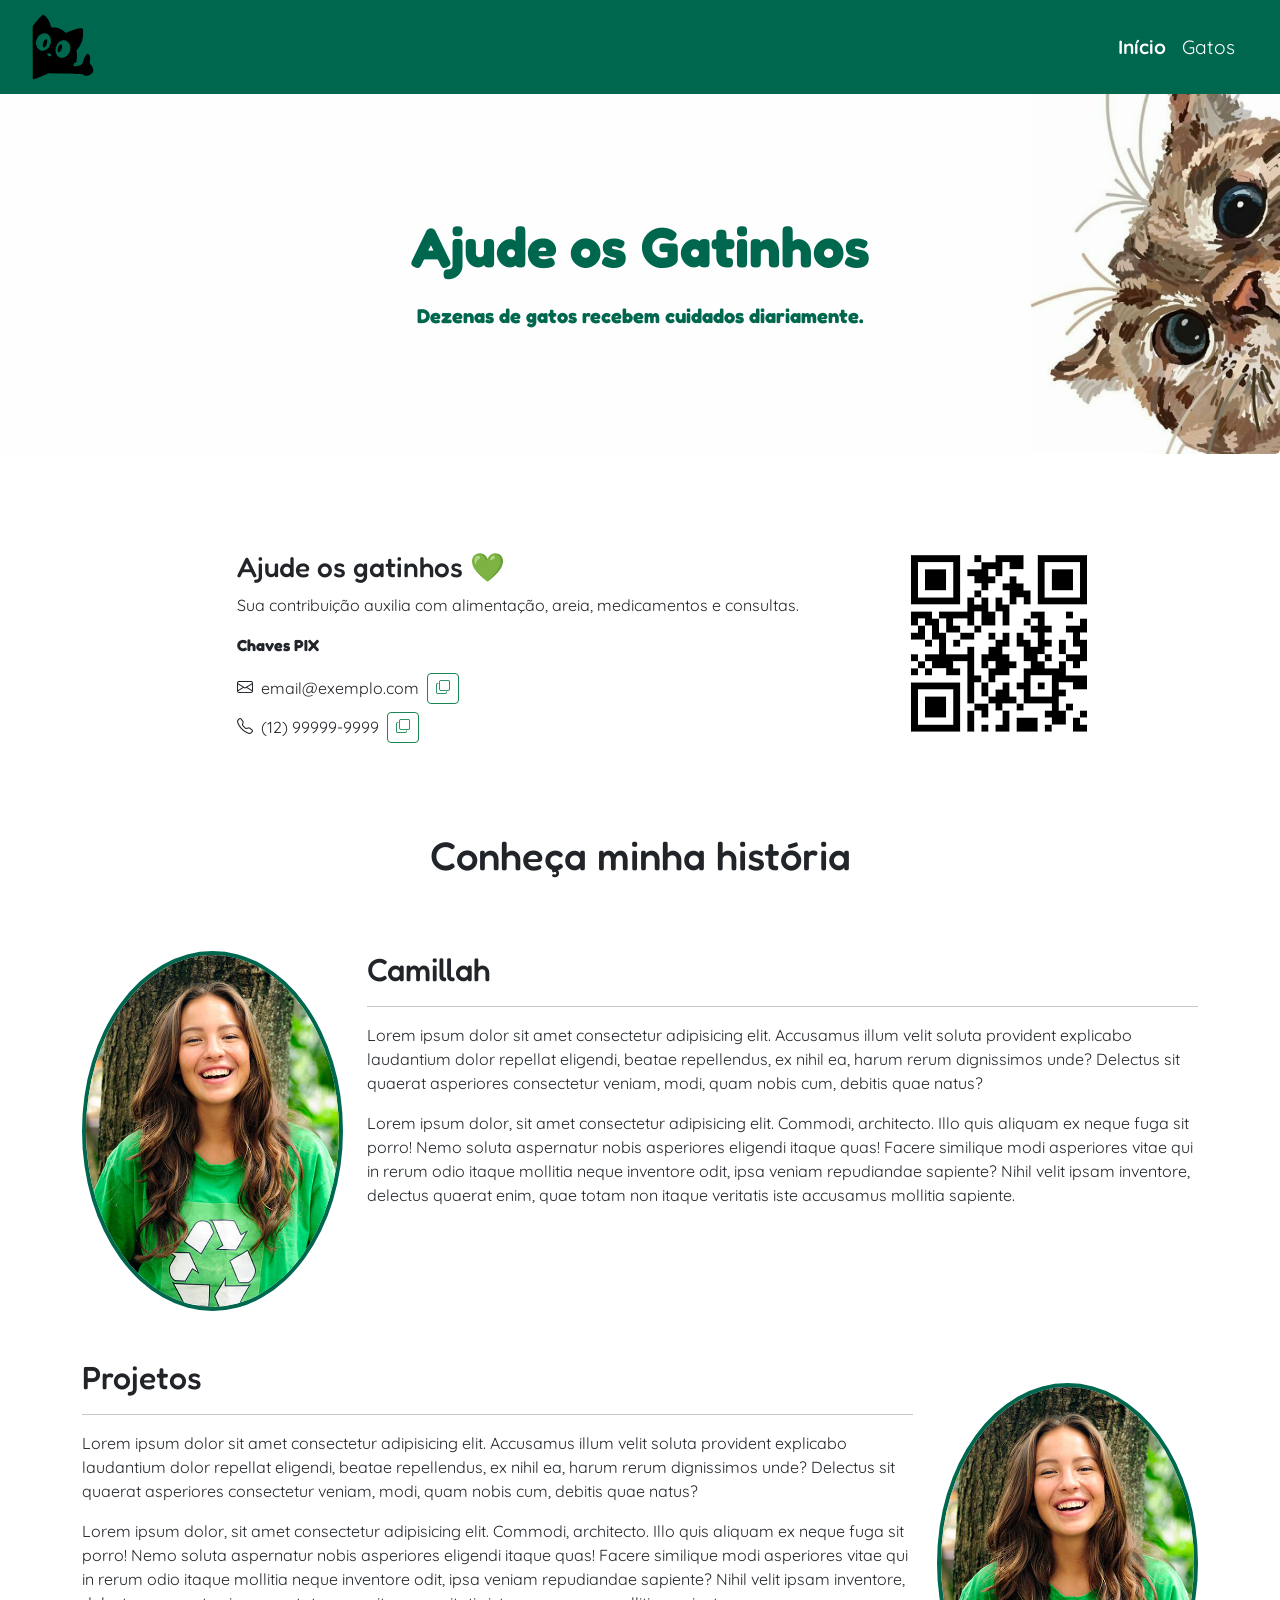
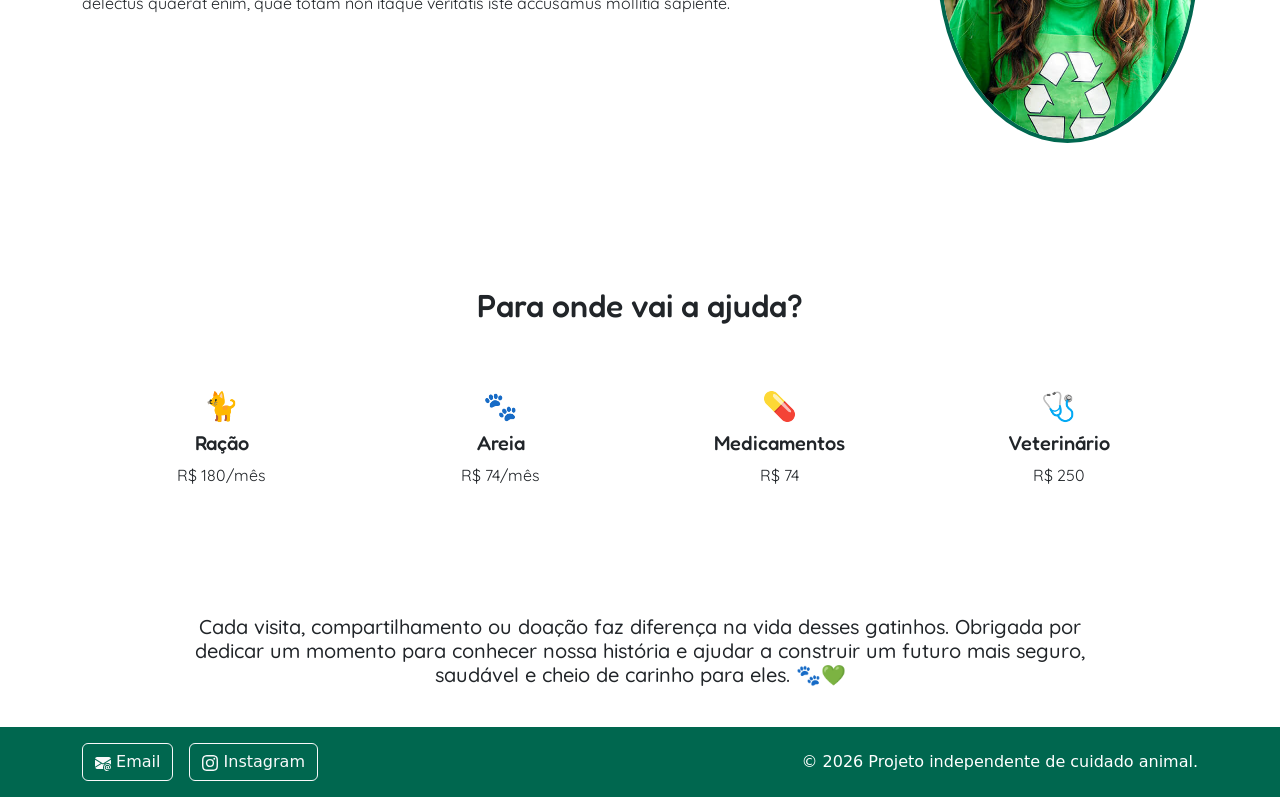
<file: index.html>
<!DOCTYPE html>
<html lang="en">
<head>
    <meta charset="UTF-8">
    <meta name="viewport" content="width=device-width, initial-scale=1.0">
    <meta name="color-scheme" content="only light">
    <link href="https://cdn.jsdelivr.net/npm/bootstrap@5.3.8/dist/css/bootstrap.min.css" rel="stylesheet" integrity="sha384-sRIl4kxILFvY47J16cr9ZwB07vP4J8+LH7qKQnuqkuIAvNWLzeN8tE5YBujZqJLB" crossorigin="anonymous">
    <link href="https://fonts.googleapis.com/css2?family=Fredoka:wght@300;400;500;600;700&family=Quicksand:wght@300;400;500;600;700&display=swap" rel="stylesheet">
    <link rel="stylesheet" href="https://cdn.jsdelivr.net/npm/bootstrap-icons@1.11.3/font/bootstrap-icons.min.css">
    <link rel="stylesheet" href="css/style.css">
    <title>Início</title>
</head>
<body>

<nav class="navbar navbar-expand-lg minha-navbar">
  <div class="container-fluid">

    <a class="navbar-brand" href="index.html">
      <img class="menu-logo" src="img/logo.svg" alt="Logo">
    </a>

    <button
      class="navbar-toggler"
      type="button"
      data-bs-toggle="collapse"
      data-bs-target="#navbarSupportedContent"
      aria-controls="navbarSupportedContent"
      aria-expanded="false"
      aria-label="Abrir menu"
    >
      <span class="navbar-toggler-icon"></span>
    </button>

    <div class=" home collapse navbar-collapse" id="navbarSupportedContent">
      <ul class="navbar-nav ms-auto">

        <li class="nav-item">
          <a class=" text-navbar nav-link active" href="index.html">Início</a>
        </li>

        <li class="nav-item">
          <a class=" text-navbar nav-link" href="gatos.html">Gatos</a>
        </li>

      </ul>
    </div>

  </div>
</nav>

<header>
    <div class="card text-white border-0">

        <img 
            src="img/heather.jpg"
            alt="Banner"
            class="card-img">

        <div class="text-heather card-img-overlay d-flex flex-column justify-content-center align-items-center text-center">

            <h1 class=" text-header fw-bold display-4">
                Ajude os Gatinhos
            </h1>

            <h2 class="text-header lead fw-bold mt-3">
                Dezenas de gatos recebem cuidados diariamente.
            </h2>

        </div>

    </div>
</header>

<main>

    <div class="container">
      <div class="row">

        <div class="row my-5 align-items-center d-flex justify-content-center">

      <!-- ESQUERDA -->
      <div class="pix col-md-8">

          <h3 class="title-main">Ajude os gatinhos 💚</h3>

          <p class="text-main">
              Sua contribuição auxilia com alimentação,
              areia, medicamentos e consultas.
          </p>

          <p class="title-main"><strong>Chaves PIX</strong></p>

          <div class="d-flex align-items-center gap-2 mb-2">
              <i class="bi bi-envelope"></i>

              <span class="text-main"id="pix-email">
                  email@exemplo.com
              </span>

              <button class="btn btn-sm btn-outline-success"
                      onclick="copiarTexto('pix-email', 'msg-email')">
                  <i class="bi bi-copy"></i>
              </button>

              <span id="msg-email"></span>
          </div>

          <div class="d-flex align-items-center gap-2">
              <i class="bi bi-telephone"></i>

              <span class="text-main" id="pix-tel">
                  (12) 99999-9999
              </span>

              <button class="btn btn-sm btn-outline-success"
                      onclick="copiarTexto('pix-tel', 'msg-tel')">
                  <i class="bi bi-copy"></i>
              </button>

              <span id="msg-tel"></span>
          </div>

      </div>

      <!-- DIREITA -->
      <div class=" qrcode col-md-4 d-flex justify-content-center mt-4 mt-md-0">
          <img src="img/qr code.png"
              alt="QR Code"
              class="img-qrcode img-fluid"
              style="max-width:300px;">
      </div>

  </div>


</div>

      
        <div class="text-center mt-4 mb-4">
          <h1 class="title-main">Conheça minha história</h1>
        </div>

        <div class="row my-5">

        <div class="col-md-3">
        <div class="card my-4">
          <img src="img/pessoa.jpeg" class="card-img-top rounded-circle" alt="foto-camila">
        </div>
      </div>

      <div class="col-md-9 my-4">
        <h2 class="title-main">Camillah</h2>
        <hr>
        <p class="text-main">Lorem ipsum dolor sit amet consectetur adipisicing elit. Accusamus illum velit soluta provident explicabo laudantium dolor repellat eligendi, beatae repellendus, ex nihil ea, harum rerum dignissimos unde? Delectus sit quaerat asperiores consectetur veniam, modi, quam nobis cum, debitis quae natus?</p>

        <p class="text-main">Lorem ipsum dolor, sit amet consectetur adipisicing elit. Commodi, architecto. Illo quis aliquam ex neque fuga sit porro! Nemo soluta aspernatur nobis asperiores eligendi itaque quas! Facere similique modi asperiores vitae qui in rerum odio itaque mollitia neque inventore odit, ipsa veniam repudiandae sapiente? Nihil velit ipsam inventore, delectus quaerat enim, quae totam non itaque veritatis iste accusamus mollitia sapiente.</p>
      </div>


      <div class="col-md-9 my-4">
        <h2 class="title-main">Projetos</h2>
        <hr>
        <p class="text-main">Lorem ipsum dolor sit amet consectetur adipisicing elit. Accusamus illum velit soluta provident explicabo laudantium dolor repellat eligendi, beatae repellendus, ex nihil ea, harum rerum dignissimos unde? Delectus sit quaerat asperiores consectetur veniam, modi, quam nobis cum, debitis quae natus?</p>

        <p class="text-main">Lorem ipsum dolor, sit amet consectetur adipisicing elit. Commodi, architecto. Illo quis aliquam ex neque fuga sit porro! Nemo soluta aspernatur nobis asperiores eligendi itaque quas! Facere similique modi asperiores vitae qui in rerum odio itaque mollitia neque inventore odit, ipsa veniam repudiandae sapiente? Nihil velit ipsam inventore, delectus quaerat enim, quae totam non itaque veritatis iste accusamus mollitia sapiente.</p>
      </div>

      <div class="col-md-3 my-4">
        <div class="card my-4">
          <img src="img/pessoa.jpeg" class="card-img-top rounded-circle" alt="foto-trabalho">
        </div>
      </div>
      </div>

      <div class="row my-5">

        <section class="py-5">
    <div class="container">

        <h2 class=" title-main text-center mb-5">Para onde vai a ajuda?</h2>

        <div class="row g-4">

            <div class="col-12 col-md-6 col-lg-3">
                <div class="card text-center h-100">
                    <div class="card-body">
                        <h3>🐈</h3>
                        <h5 class="title-main">Ração</h5>
                        <p class="text-main">R$ 180/mês</p>
                    </div>
                </div>
            </div>

            <div class="col-12 col-md-6 col-lg-3">
                <div class="card text-center h-100">
                    <div class="card-body">
                        <h3>🐾</h3>
                        <h5 class="title-main">Areia</h5>
                        <p class="text-main">R$ 74/mês</p>
                    </div>
                </div>
            </div>

            <div class="col-12 col-md-6 col-lg-3">
                <div class="card text-center h-100">
                    <div class="card-body">
                        <h3>💊</h3>
                        <h5 class="title-main">Medicamentos</h5>
                        <p class="text-main">R$ 74</p>
                    </div>
                </div>
            </div>

            <div class="col-12 col-md-6 col-lg-3">
                <div class="card text-center h-100">
                    <div class="card-body">
                        <h3>🩺</h3>
                        <h5 class="title-main">Veterinário</h5>
                        <p class="text-main">R$ 250</p>
                    </div>
                </div>
            </div>

        </div>

    </div>
</section>
      </div>
       
      <h5 class="agradecimento text-center text-main">Cada visita, compartilhamento ou doação faz diferença na vida desses gatinhos. Obrigada por dedicar um momento para conhecer nossa história e ajudar a construir um futuro mais seguro, saudável e cheio de carinho para eles. 🐾💚</h5>

      </div>

</main>

<footer class="py-3">
    <div class="container">
        <div class="d-flex flex-column flex-md-row justify-content-between align-items-center gap-3">
            <div class="d-flex flex-column flex-sm-row gap-3">
                <a href="mailto:contato@email.com" class="btn btn-outline-light" class="footer-text mb-0">
                    <svg xmlns="http://www.w3.org/2000/svg" width="16" height="16" fill="currentColor" class="bi bi-envelope-at-fill" viewBox="0 0 16 16">
  <path d="M2 2A2 2 0 0 0 .05 3.555L8 8.414l7.95-4.859A2 2 0 0 0 14 2zm-2 9.8V4.698l5.803 3.546zm6.761-2.97-6.57 4.026A2 2 0 0 0 2 14h6.256A4.5 4.5 0 0 1 8 12.5a4.49 4.49 0 0 1 1.606-3.446l-.367-.225L8 9.586zM16 9.671V4.697l-5.803 3.546.338.208A4.5 4.5 0 0 1 12.5 8c1.414 0 2.675.652 3.5 1.671"/>
  <path d="M15.834 12.244c0 1.168-.577 2.025-1.587 2.025-.503 0-1.002-.228-1.12-.648h-.043c-.118.416-.543.643-1.015.643-.77 0-1.259-.542-1.259-1.434v-.529c0-.844.481-1.4 1.26-1.4.585 0 .87.333.953.63h.03v-.568h.905v2.19c0 .272.18.42.411.42.315 0 .639-.415.639-1.39v-.118c0-1.277-.95-2.326-2.484-2.326h-.04c-1.582 0-2.64 1.067-2.64 2.724v.157c0 1.867 1.237 2.654 2.57 2.654h.045c.507 0 .935-.07 1.18-.18v.731c-.219.1-.643.175-1.237.175h-.044C10.438 16 9 14.82 9 12.646v-.214C9 10.36 10.421 9 12.485 9h.035c2.12 0 3.314 1.43 3.314 3.034zm-4.04.21v.227c0 .586.227.8.581.8.31 0 .564-.17.564-.743v-.367c0-.516-.275-.708-.572-.708-.346 0-.573.245-.573.791"/>
</svg>
                    Email
                </a>

                <a href="https://instagram.com/perfil" target="_blank" class="btn btn-outline-light" class="footer-text mb-0">
                    <svg xmlns="http://www.w3.org/2000/svg" width="16" height="16" fill="currentColor" class="bi bi-instagram" viewBox="0 0 16 16">
  <path d="M8 0C5.829 0 5.556.01 4.703.048 3.85.088 3.269.222 2.76.42a3.9 3.9 0 0 0-1.417.923A3.9 3.9 0 0 0 .42 2.76C.222 3.268.087 3.85.048 4.7.01 5.555 0 5.827 0 8.001c0 2.172.01 2.444.048 3.297.04.852.174 1.433.372 1.942.205.526.478.972.923 1.417.444.445.89.719 1.416.923.51.198 1.09.333 1.942.372C5.555 15.99 5.827 16 8 16s2.444-.01 3.298-.048c.851-.04 1.434-.174 1.943-.372a3.9 3.9 0 0 0 1.416-.923c.445-.445.718-.891.923-1.417.197-.509.332-1.09.372-1.942C15.99 10.445 16 10.173 16 8s-.01-2.445-.048-3.299c-.04-.851-.175-1.433-.372-1.941a3.9 3.9 0 0 0-.923-1.417A3.9 3.9 0 0 0 13.24.42c-.51-.198-1.092-.333-1.943-.372C10.443.01 10.172 0 7.998 0zm-.717 1.442h.718c2.136 0 2.389.007 3.232.046.78.035 1.204.166 1.486.275.373.145.64.319.92.599s.453.546.598.92c.11.281.24.705.275 1.485.039.843.047 1.096.047 3.231s-.008 2.389-.047 3.232c-.035.78-.166 1.203-.275 1.485a2.5 2.5 0 0 1-.599.919c-.28.28-.546.453-.92.598-.28.11-.704.24-1.485.276-.843.038-1.096.047-3.232.047s-2.39-.009-3.233-.047c-.78-.036-1.203-.166-1.485-.276a2.5 2.5 0 0 1-.92-.598 2.5 2.5 0 0 1-.6-.92c-.109-.281-.24-.705-.275-1.485-.038-.843-.046-1.096-.046-3.233s.008-2.388.046-3.231c.036-.78.166-1.204.276-1.486.145-.373.319-.64.599-.92s.546-.453.92-.598c.282-.11.705-.24 1.485-.276.738-.034 1.024-.044 2.515-.045zm4.988 1.328a.96.96 0 1 0 0 1.92.96.96 0 0 0 0-1.92m-4.27 1.122a4.109 4.109 0 1 0 0 8.217 4.109 4.109 0 0 0 0-8.217m0 1.441a2.667 2.667 0 1 1 0 5.334 2.667 2.667 0 0 1 0-5.334"/>
</svg>
                    Instagram
                </a>
            </div>

            <p class="footer-text mb-0">
                © 2026 Projeto independente de cuidado animal.
            </p>

        </div>
    </div>
</footer>


<script>
function copiarTexto(idTexto, idMsg) {
    const texto = document.getElementById(idTexto).innerText;

    navigator.clipboard.writeText(texto).then(() => {
        document.getElementById(idMsg).innerText = "Copiado!";
        setTimeout(() => {
            document.getElementById(idMsg).innerText = "";
        }, 1500);
    });
}
</script>

    <script src="https://cdn.jsdelivr.net/npm/bootstrap@5.3.8/dist/js/bootstrap.bundle.min.js" integrity="sha384-FKyoEForCGlyvwx9Hj09JcYn3nv7wiPVlz7YYwJrWVcXK/BmnVDxM+D2scQbITxI" crossorigin="anonymous"></script>
</body>
</html>
</file>
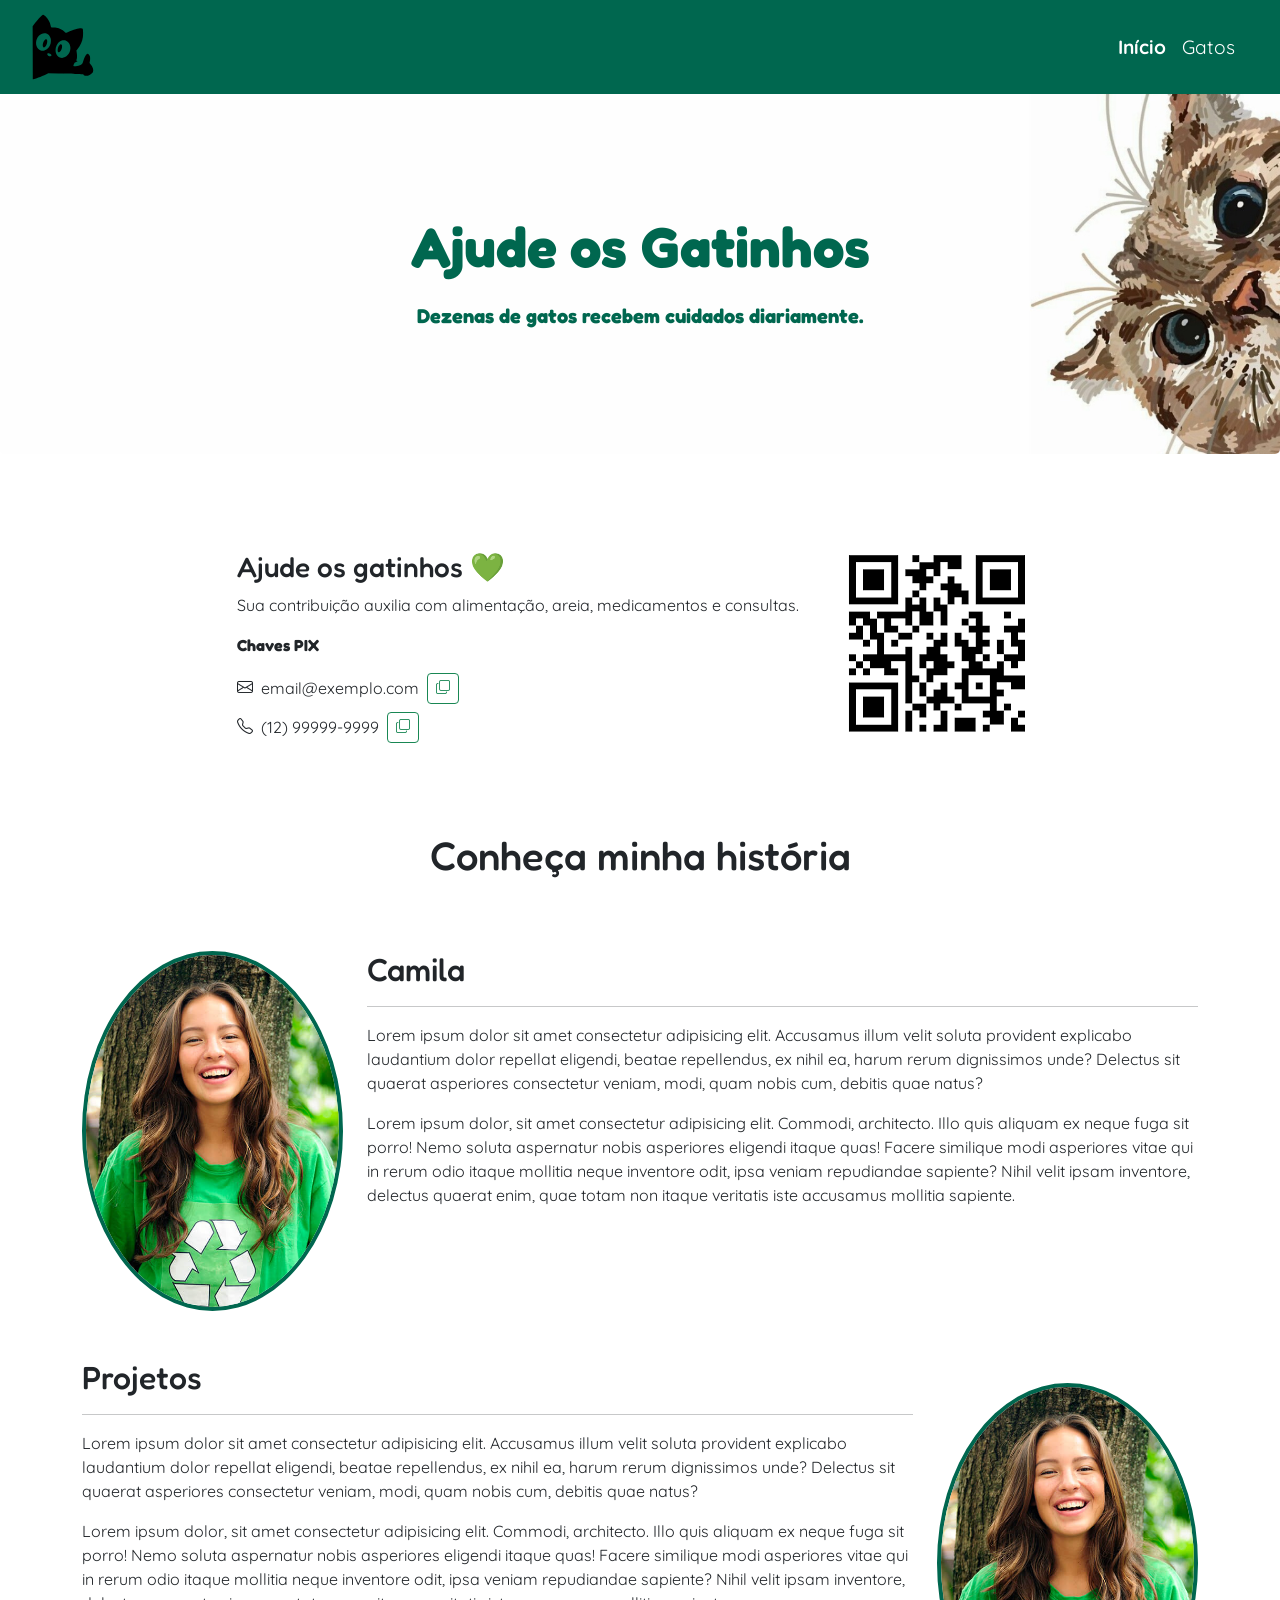
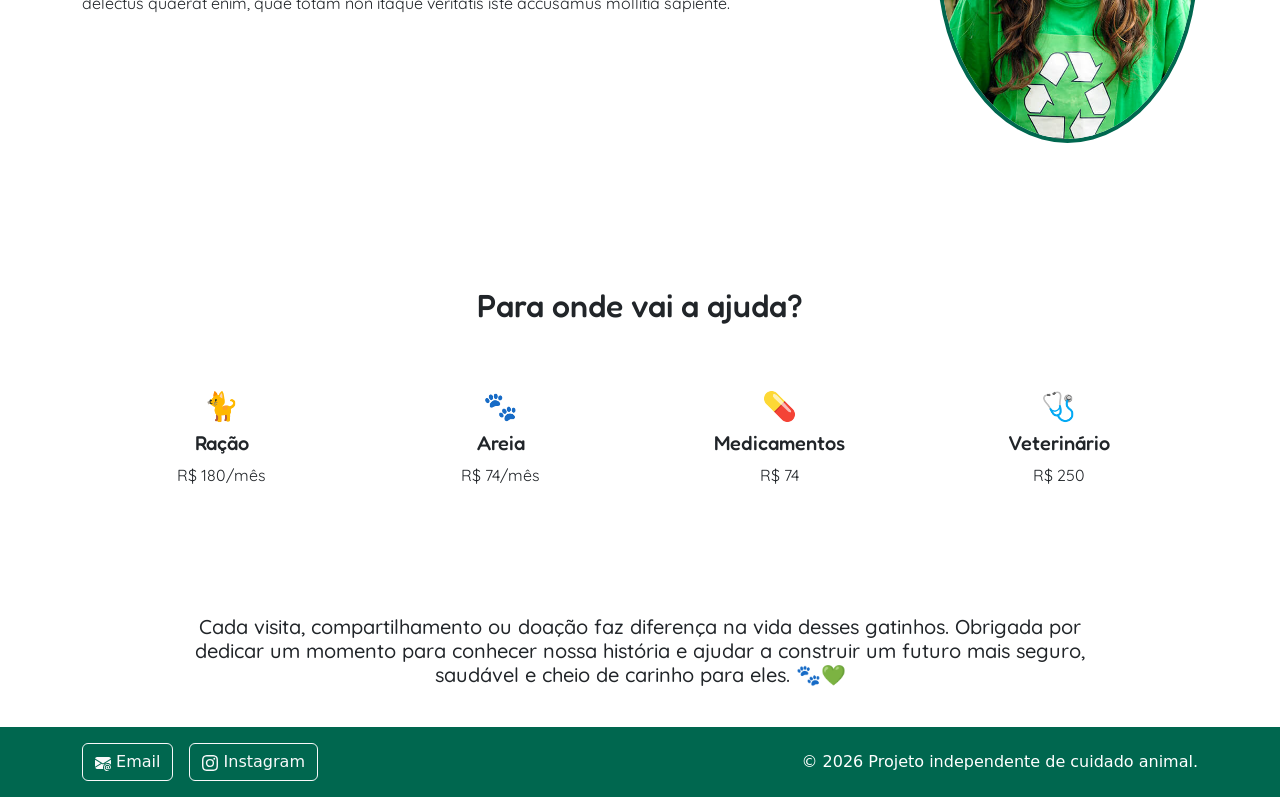
<file: html/index.html>
<!DOCTYPE html>
<html lang="en">
<head>
    <meta charset="UTF-8">
    <meta name="viewport" content="width=device-width, initial-scale=1.0">
    <link href="https://cdn.jsdelivr.net/npm/bootstrap@5.3.8/dist/css/bootstrap.min.css" rel="stylesheet" integrity="sha384-sRIl4kxILFvY47J16cr9ZwB07vP4J8+LH7qKQnuqkuIAvNWLzeN8tE5YBujZqJLB" crossorigin="anonymous">
    <link href="https://fonts.googleapis.com/css2?family=Fredoka:wght@300;400;500;600;700&family=Quicksand:wght@300;400;500;600;700&display=swap" rel="stylesheet">
    <link rel="stylesheet" href="https://cdn.jsdelivr.net/npm/bootstrap-icons@1.11.3/font/bootstrap-icons.min.css">
    <link rel="stylesheet" href="../css/style.css">
    <title>Início</title>
</head>
<body>

<nav class="navbar navbar-expand-lg minha-navbar">
  <div class="container-fluid">

    <a class="navbar-brand" href="../html/index.html">
      <img class="menu-logo" src="../img/logo.svg" alt="Logo">
    </a>

    <button
      class="navbar-toggler"
      type="button"
      data-bs-toggle="collapse"
      data-bs-target="#navbarSupportedContent"
      aria-controls="navbarSupportedContent"
      aria-expanded="false"
      aria-label="Abrir menu"
    >
      <span class="navbar-toggler-icon"></span>
    </button>

    <div class=" home collapse navbar-collapse" id="navbarSupportedContent">
      <ul class="navbar-nav ms-auto">

        <li class="nav-item">
          <a class=" text-navbar nav-link active" href="../html/index.html">Início</a>
        </li>

        <li class="nav-item">
          <a class=" text-navbar nav-link" href="../html/gatos.html">Gatos</a>
        </li>

      </ul>
    </div>

  </div>
</nav>

<header>
    <div class="card text-white border-0">

        <img 
            src="../img/heather.jpg"
            alt="Banner"
            class="card-img">

        <div class="text-heather card-img-overlay d-flex flex-column justify-content-center align-items-center text-center">

            <h1 class=" text-header fw-bold display-4">
                Ajude os Gatinhos
            </h1>

            <h2 class="text-header lead fw-bold mt-3">
                Dezenas de gatos recebem cuidados diariamente.
            </h2>

        </div>

    </div>
</header>

<main>

    <div class="container">
      <div class="row">

        <div class="row my-5 align-items-center d-flex justify-content-center">

      <!-- ESQUERDA -->
      <div class="pix col-md-8">

          <h3 class="title-main">Ajude os gatinhos 💚</h3>

          <p class="text-main">
              Sua contribuição auxilia com alimentação,
              areia, medicamentos e consultas.
          </p>

          <p class="title-main"><strong>Chaves PIX</strong></p>

          <div class="d-flex align-items-center gap-2 mb-2">
              <i class="bi bi-envelope"></i>

              <span class="text-main"id="pix-email">
                  email@exemplo.com
              </span>

              <button class="btn btn-sm btn-outline-success"
                      onclick="copiarTexto('pix-email', 'msg-email')">
                  <i class="bi bi-copy"></i>
              </button>

              <span id="msg-email"></span>
          </div>

          <div class="d-flex align-items-center gap-2">
              <i class="bi bi-telephone"></i>

              <span class="text-main" id="pix-tel">
                  (12) 99999-9999
              </span>

              <button class="btn btn-sm btn-outline-success"
                      onclick="copiarTexto('pix-tel', 'msg-tel')">
                  <i class="bi bi-copy"></i>
              </button>

              <span id="msg-tel"></span>
          </div>

      </div>

      <!-- DIREITA -->
      <div class=" qrcode col-md-4">
          <img src="../img/qr code.png"
              alt="QR Code"
              class="img-qrcode img-fluid"
              style="max-width:300px;">
      </div>

  </div>


</div>

      
        <div class="text-center mt-4 mb-4">
          <h1 class="title-main">Conheça minha história</h1>
        </div>

        <div class="row my-5">

        <div class="col-md-3">
        <div class="card my-4">
          <img src="../img/pessoa.jpeg" class="card-img-top rounded-circle" alt="foto-camila">
        </div>
      </div>

      <div class="col-md-9 my-4">
        <h2 class="title-main">Camila</h2>
        <hr>
        <p class="text-main">Lorem ipsum dolor sit amet consectetur adipisicing elit. Accusamus illum velit soluta provident explicabo laudantium dolor repellat eligendi, beatae repellendus, ex nihil ea, harum rerum dignissimos unde? Delectus sit quaerat asperiores consectetur veniam, modi, quam nobis cum, debitis quae natus?</p>

        <p class="text-main">Lorem ipsum dolor, sit amet consectetur adipisicing elit. Commodi, architecto. Illo quis aliquam ex neque fuga sit porro! Nemo soluta aspernatur nobis asperiores eligendi itaque quas! Facere similique modi asperiores vitae qui in rerum odio itaque mollitia neque inventore odit, ipsa veniam repudiandae sapiente? Nihil velit ipsam inventore, delectus quaerat enim, quae totam non itaque veritatis iste accusamus mollitia sapiente.</p>
      </div>


      <div class="col-md-9 my-4">
        <h2 class="title-main">Projetos</h2>
        <hr>
        <p class="text-main">Lorem ipsum dolor sit amet consectetur adipisicing elit. Accusamus illum velit soluta provident explicabo laudantium dolor repellat eligendi, beatae repellendus, ex nihil ea, harum rerum dignissimos unde? Delectus sit quaerat asperiores consectetur veniam, modi, quam nobis cum, debitis quae natus?</p>

        <p class="text-main">Lorem ipsum dolor, sit amet consectetur adipisicing elit. Commodi, architecto. Illo quis aliquam ex neque fuga sit porro! Nemo soluta aspernatur nobis asperiores eligendi itaque quas! Facere similique modi asperiores vitae qui in rerum odio itaque mollitia neque inventore odit, ipsa veniam repudiandae sapiente? Nihil velit ipsam inventore, delectus quaerat enim, quae totam non itaque veritatis iste accusamus mollitia sapiente.</p>
      </div>

      <div class="col-md-3 my-4">
        <div class="card my-4">
          <img src="../img/pessoa.jpeg" class="card-img-top rounded-circle" alt="foto-trabalho">
        </div>
      </div>
      </div>

      <div class="row my-5">

        <section class="py-5">
    <div class="container">

        <h2 class=" title-main text-center mb-5">Para onde vai a ajuda?</h2>

        <div class="row g-4">

            <div class="col-12 col-md-6 col-lg-3">
                <div class="card text-center h-100">
                    <div class="card-body">
                        <h3>🐈</h3>
                        <h5 class="title-main">Ração</h5>
                        <p class="text-main">R$ 180/mês</p>
                    </div>
                </div>
            </div>

            <div class="col-12 col-md-6 col-lg-3">
                <div class="card text-center h-100">
                    <div class="card-body">
                        <h3>🐾</h3>
                        <h5 class="title-main">Areia</h5>
                        <p class="text-main">R$ 74/mês</p>
                    </div>
                </div>
            </div>

            <div class="col-12 col-md-6 col-lg-3">
                <div class="card text-center h-100">
                    <div class="card-body">
                        <h3>💊</h3>
                        <h5 class="title-main">Medicamentos</h5>
                        <p class="text-main">R$ 74</p>
                    </div>
                </div>
            </div>

            <div class="col-12 col-md-6 col-lg-3">
                <div class="card text-center h-100">
                    <div class="card-body">
                        <h3>🩺</h3>
                        <h5 class="title-main">Veterinário</h5>
                        <p class="text-main">R$ 250</p>
                    </div>
                </div>
            </div>

        </div>

    </div>
</section>
      </div>
       
      <h5 class="agradecimento text-center text-main">Cada visita, compartilhamento ou doação faz diferença na vida desses gatinhos. Obrigada por dedicar um momento para conhecer nossa história e ajudar a construir um futuro mais seguro, saudável e cheio de carinho para eles. 🐾💚</h5>

      </div>

</main>

<footer class="py-3">
    <div class="container">
        <div class="d-flex flex-column flex-md-row justify-content-between align-items-center gap-3">
            <div class="d-flex flex-column flex-sm-row gap-3">
                <a href="mailto:contato@email.com" class="btn btn-outline-light" class="footer-text mb-0">
                    <svg xmlns="http://www.w3.org/2000/svg" width="16" height="16" fill="currentColor" class="bi bi-envelope-at-fill" viewBox="0 0 16 16">
  <path d="M2 2A2 2 0 0 0 .05 3.555L8 8.414l7.95-4.859A2 2 0 0 0 14 2zm-2 9.8V4.698l5.803 3.546zm6.761-2.97-6.57 4.026A2 2 0 0 0 2 14h6.256A4.5 4.5 0 0 1 8 12.5a4.49 4.49 0 0 1 1.606-3.446l-.367-.225L8 9.586zM16 9.671V4.697l-5.803 3.546.338.208A4.5 4.5 0 0 1 12.5 8c1.414 0 2.675.652 3.5 1.671"/>
  <path d="M15.834 12.244c0 1.168-.577 2.025-1.587 2.025-.503 0-1.002-.228-1.12-.648h-.043c-.118.416-.543.643-1.015.643-.77 0-1.259-.542-1.259-1.434v-.529c0-.844.481-1.4 1.26-1.4.585 0 .87.333.953.63h.03v-.568h.905v2.19c0 .272.18.42.411.42.315 0 .639-.415.639-1.39v-.118c0-1.277-.95-2.326-2.484-2.326h-.04c-1.582 0-2.64 1.067-2.64 2.724v.157c0 1.867 1.237 2.654 2.57 2.654h.045c.507 0 .935-.07 1.18-.18v.731c-.219.1-.643.175-1.237.175h-.044C10.438 16 9 14.82 9 12.646v-.214C9 10.36 10.421 9 12.485 9h.035c2.12 0 3.314 1.43 3.314 3.034zm-4.04.21v.227c0 .586.227.8.581.8.31 0 .564-.17.564-.743v-.367c0-.516-.275-.708-.572-.708-.346 0-.573.245-.573.791"/>
</svg>
                    Email
                </a>

                <a href="https://instagram.com/perfil" target="_blank" class="btn btn-outline-light" class="footer-text mb-0">
                    <svg xmlns="http://www.w3.org/2000/svg" width="16" height="16" fill="currentColor" class="bi bi-instagram" viewBox="0 0 16 16">
  <path d="M8 0C5.829 0 5.556.01 4.703.048 3.85.088 3.269.222 2.76.42a3.9 3.9 0 0 0-1.417.923A3.9 3.9 0 0 0 .42 2.76C.222 3.268.087 3.85.048 4.7.01 5.555 0 5.827 0 8.001c0 2.172.01 2.444.048 3.297.04.852.174 1.433.372 1.942.205.526.478.972.923 1.417.444.445.89.719 1.416.923.51.198 1.09.333 1.942.372C5.555 15.99 5.827 16 8 16s2.444-.01 3.298-.048c.851-.04 1.434-.174 1.943-.372a3.9 3.9 0 0 0 1.416-.923c.445-.445.718-.891.923-1.417.197-.509.332-1.09.372-1.942C15.99 10.445 16 10.173 16 8s-.01-2.445-.048-3.299c-.04-.851-.175-1.433-.372-1.941a3.9 3.9 0 0 0-.923-1.417A3.9 3.9 0 0 0 13.24.42c-.51-.198-1.092-.333-1.943-.372C10.443.01 10.172 0 7.998 0zm-.717 1.442h.718c2.136 0 2.389.007 3.232.046.78.035 1.204.166 1.486.275.373.145.64.319.92.599s.453.546.598.92c.11.281.24.705.275 1.485.039.843.047 1.096.047 3.231s-.008 2.389-.047 3.232c-.035.78-.166 1.203-.275 1.485a2.5 2.5 0 0 1-.599.919c-.28.28-.546.453-.92.598-.28.11-.704.24-1.485.276-.843.038-1.096.047-3.232.047s-2.39-.009-3.233-.047c-.78-.036-1.203-.166-1.485-.276a2.5 2.5 0 0 1-.92-.598 2.5 2.5 0 0 1-.6-.92c-.109-.281-.24-.705-.275-1.485-.038-.843-.046-1.096-.046-3.233s.008-2.388.046-3.231c.036-.78.166-1.204.276-1.486.145-.373.319-.64.599-.92s.546-.453.92-.598c.282-.11.705-.24 1.485-.276.738-.034 1.024-.044 2.515-.045zm4.988 1.328a.96.96 0 1 0 0 1.92.96.96 0 0 0 0-1.92m-4.27 1.122a4.109 4.109 0 1 0 0 8.217 4.109 4.109 0 0 0 0-8.217m0 1.441a2.667 2.667 0 1 1 0 5.334 2.667 2.667 0 0 1 0-5.334"/>
</svg>
                    Instagram
                </a>
            </div>

            <p class="footer-text mb-0">
                © 2026 Projeto independente de cuidado animal.
            </p>

        </div>
    </div>
</footer>


<script>
function copiarTexto(idTexto, idMsg) {
    const texto = document.getElementById(idTexto).innerText;

    navigator.clipboard.writeText(texto).then(() => {
        document.getElementById(idMsg).innerText = "Copiado!";
        setTimeout(() => {
            document.getElementById(idMsg).innerText = "";
        }, 1500);
    });
}
</script>

    <script src="https://cdn.jsdelivr.net/npm/bootstrap@5.3.8/dist/js/bootstrap.bundle.min.js" integrity="sha384-FKyoEForCGlyvwx9Hj09JcYn3nv7wiPVlz7YYwJrWVcXK/BmnVDxM+D2scQbITxI" crossorigin="anonymous"></script>
</body>
</html>
</file>
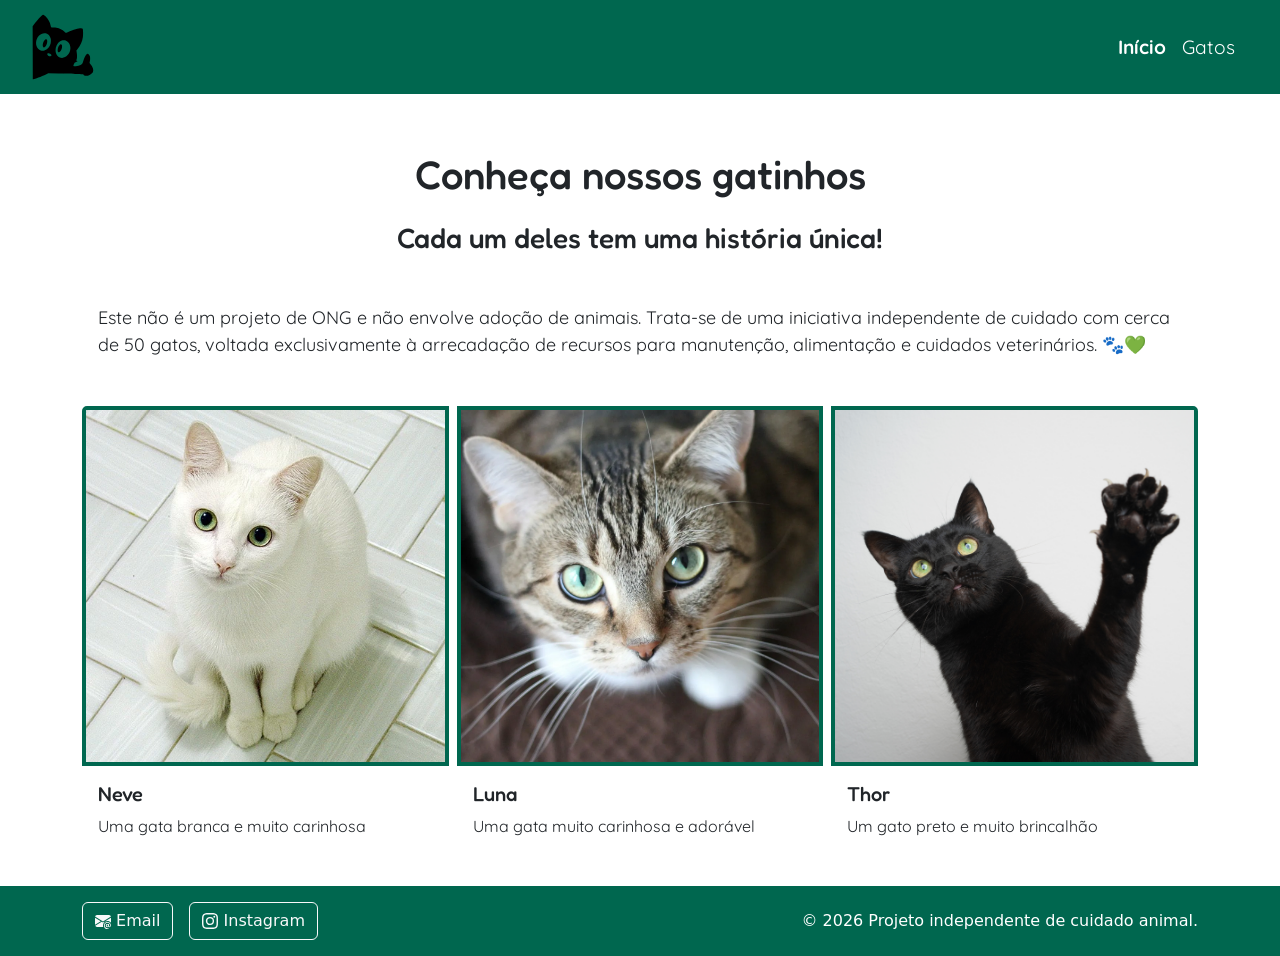
<file: gatos.html>
<!DOCTYPE html>
<html lang="en">
<head>
    <meta charset="UTF-8">
    <meta name="viewport" content="width=device-width, initial-scale=1.0">
    <meta name="color-scheme" content="only light">
    <link href="https://cdn.jsdelivr.net/npm/bootstrap@5.3.8/dist/css/bootstrap.min.css" rel="stylesheet" integrity="sha384-sRIl4kxILFvY47J16cr9ZwB07vP4J8+LH7qKQnuqkuIAvNWLzeN8tE5YBujZqJLB" crossorigin="anonymous">
    <link href="https://fonts.googleapis.com/css2?family=Fredoka:wght@300;400;500;600;700&family=Quicksand:wght@300;400;500;600;700&display=swap" rel="stylesheet">
    <link rel="stylesheet" href="https://cdn.jsdelivr.net/npm/bootstrap-icons@1.11.3/font/bootstrap-icons.min.css">
    <link rel="stylesheet" href="css/style.css">
    <title>Gatos</title>
</head>
<body>

<nav class="navbar navbar-expand-lg minha-navbar">
  <div class="container-fluid">

    <a class="navbar-brand" href="#inicio">
      <img class="menu-logo" src="img/logo.svg" alt="Logo">
    </a>

    <button
      class="navbar-toggler"
      type="button"
      data-bs-toggle="collapse"
      data-bs-target="#navbarSupportedContent"
      aria-controls="navbarSupportedContent"
      aria-expanded="false"
      aria-label="Abrir menu"
    >
      <span class="navbar-toggler-icon"></span>
    </button>

    <div class=" home collapse navbar-collapse" id="navbarSupportedContent">
      <ul class="navbar-nav ms-auto">

        <li class="nav-item">
          <a class=" text-navbar nav-link active" href="index.html">Início</a>
        </li>

        <li class="nav-item">
          <a class=" text-navbar nav-link" href="gatos.html">Gatos</a>
        </li>

      </ul>
    </div>

  </div>
</nav>

<main>

  <section class="container">

    <h1 class="title-main text-center my-4">Conheça nossos gatinhos</h1>
    <h3 class="title-main text-center mb-4">Cada um deles tem uma história única!</h3>

    <p class="text-main text-galeria my-5 px-3 pe-3">Este não é um projeto de ONG e não envolve adoção de animais. Trata-se de uma iniciativa independente de cuidado com cerca de 50 gatos, voltada exclusivamente à arrecadação de recursos para manutenção, alimentação e cuidados veterinários. 🐾💚</p>

    <div class="row">

      <div class="card-group gap-2">
        <div class="card">
          <img src="img/gatos.img/Gato-branco.webp" class="card-img-top" alt="...">
          <div class="card-body">
            <h5 class=" title-main card-title">Neve</h5>
            <p class="text-main card-text">Uma gata branca e muito carinhosa</p>
          </div>
        </div>
        <div class="card">
          <img src="img/gatos.img/decifrar-o-que-seu-gato-quer-dizer.webp" class="card-img-top" alt="...">
          <div class="card-body">
            <h5 class=" title-main card-title">Luna</h5>
            <p class="text-main card-text">Uma gata muito carinhosa e adorável</p>
          </div>
        </div>
        <div class="card">
          <img src="img/gatos.img/gato_preto_ampara_petlove_1.png" class="card-img-top" alt="...">
          <div class="card-body">
            <h5 class=" title-main card-title">Thor</h5>
            <p class="text-main card-text">Um gato preto e muito brincalhão</p>
          </div>
        </div>
      </div>
      
    </div>

  </section>

</main>

<footer class="py-3">
    <div class="container">
        <div class="d-flex flex-column flex-md-row justify-content-between align-items-center gap-3">
            <div class="d-flex flex-column flex-sm-row gap-3">
                <a href="mailto:contato@email.com" class="btn btn-outline-light" class="footer-text mb-0">
                    <svg xmlns="http://www.w3.org/2000/svg" width="16" height="16" fill="currentColor" class="bi bi-envelope-at-fill" viewBox="0 0 16 16">
  <path d="M2 2A2 2 0 0 0 .05 3.555L8 8.414l7.95-4.859A2 2 0 0 0 14 2zm-2 9.8V4.698l5.803 3.546zm6.761-2.97-6.57 4.026A2 2 0 0 0 2 14h6.256A4.5 4.5 0 0 1 8 12.5a4.49 4.49 0 0 1 1.606-3.446l-.367-.225L8 9.586zM16 9.671V4.697l-5.803 3.546.338.208A4.5 4.5 0 0 1 12.5 8c1.414 0 2.675.652 3.5 1.671"/>
  <path d="M15.834 12.244c0 1.168-.577 2.025-1.587 2.025-.503 0-1.002-.228-1.12-.648h-.043c-.118.416-.543.643-1.015.643-.77 0-1.259-.542-1.259-1.434v-.529c0-.844.481-1.4 1.26-1.4.585 0 .87.333.953.63h.03v-.568h.905v2.19c0 .272.18.42.411.42.315 0 .639-.415.639-1.39v-.118c0-1.277-.95-2.326-2.484-2.326h-.04c-1.582 0-2.64 1.067-2.64 2.724v.157c0 1.867 1.237 2.654 2.57 2.654h.045c.507 0 .935-.07 1.18-.18v.731c-.219.1-.643.175-1.237.175h-.044C10.438 16 9 14.82 9 12.646v-.214C9 10.36 10.421 9 12.485 9h.035c2.12 0 3.314 1.43 3.314 3.034zm-4.04.21v.227c0 .586.227.8.581.8.31 0 .564-.17.564-.743v-.367c0-.516-.275-.708-.572-.708-.346 0-.573.245-.573.791"/>
</svg>
                    Email
                </a>

                <a href="https://instagram.com/perfil" target="_blank" class="btn btn-outline-light" class="footer-text mb-0">
                    <svg xmlns="http://www.w3.org/2000/svg" width="16" height="16" fill="currentColor" class="bi bi-instagram" viewBox="0 0 16 16">
  <path d="M8 0C5.829 0 5.556.01 4.703.048 3.85.088 3.269.222 2.76.42a3.9 3.9 0 0 0-1.417.923A3.9 3.9 0 0 0 .42 2.76C.222 3.268.087 3.85.048 4.7.01 5.555 0 5.827 0 8.001c0 2.172.01 2.444.048 3.297.04.852.174 1.433.372 1.942.205.526.478.972.923 1.417.444.445.89.719 1.416.923.51.198 1.09.333 1.942.372C5.555 15.99 5.827 16 8 16s2.444-.01 3.298-.048c.851-.04 1.434-.174 1.943-.372a3.9 3.9 0 0 0 1.416-.923c.445-.445.718-.891.923-1.417.197-.509.332-1.09.372-1.942C15.99 10.445 16 10.173 16 8s-.01-2.445-.048-3.299c-.04-.851-.175-1.433-.372-1.941a3.9 3.9 0 0 0-.923-1.417A3.9 3.9 0 0 0 13.24.42c-.51-.198-1.092-.333-1.943-.372C10.443.01 10.172 0 7.998 0zm-.717 1.442h.718c2.136 0 2.389.007 3.232.046.78.035 1.204.166 1.486.275.373.145.64.319.92.599s.453.546.598.92c.11.281.24.705.275 1.485.039.843.047 1.096.047 3.231s-.008 2.389-.047 3.232c-.035.78-.166 1.203-.275 1.485a2.5 2.5 0 0 1-.599.919c-.28.28-.546.453-.92.598-.28.11-.704.24-1.485.276-.843.038-1.096.047-3.232.047s-2.39-.009-3.233-.047c-.78-.036-1.203-.166-1.485-.276a2.5 2.5 0 0 1-.92-.598 2.5 2.5 0 0 1-.6-.92c-.109-.281-.24-.705-.275-1.485-.038-.843-.046-1.096-.046-3.233s.008-2.388.046-3.231c.036-.78.166-1.204.276-1.486.145-.373.319-.64.599-.92s.546-.453.92-.598c.282-.11.705-.24 1.485-.276.738-.034 1.024-.044 2.515-.045zm4.988 1.328a.96.96 0 1 0 0 1.92.96.96 0 0 0 0-1.92m-4.27 1.122a4.109 4.109 0 1 0 0 8.217 4.109 4.109 0 0 0 0-8.217m0 1.441a2.667 2.667 0 1 1 0 5.334 2.667 2.667 0 0 1 0-5.334"/>
</svg>
                    Instagram
                </a>
            </div>

            <p class="footer-text mb-0">
                © 2026 Projeto independente de cuidado animal.
            </p>

        </div>
    </div>
</footer>


    <script src="https://cdn.jsdelivr.net/npm/bootstrap@5.3.8/dist/js/bootstrap.bundle.min.js" integrity="sha384-FKyoEForCGlyvwx9Hj09JcYn3nv7wiPVlz7YYwJrWVcXK/BmnVDxM+D2scQbITxI" crossorigin="anonymous"></script>
</body>
</html>
</file>
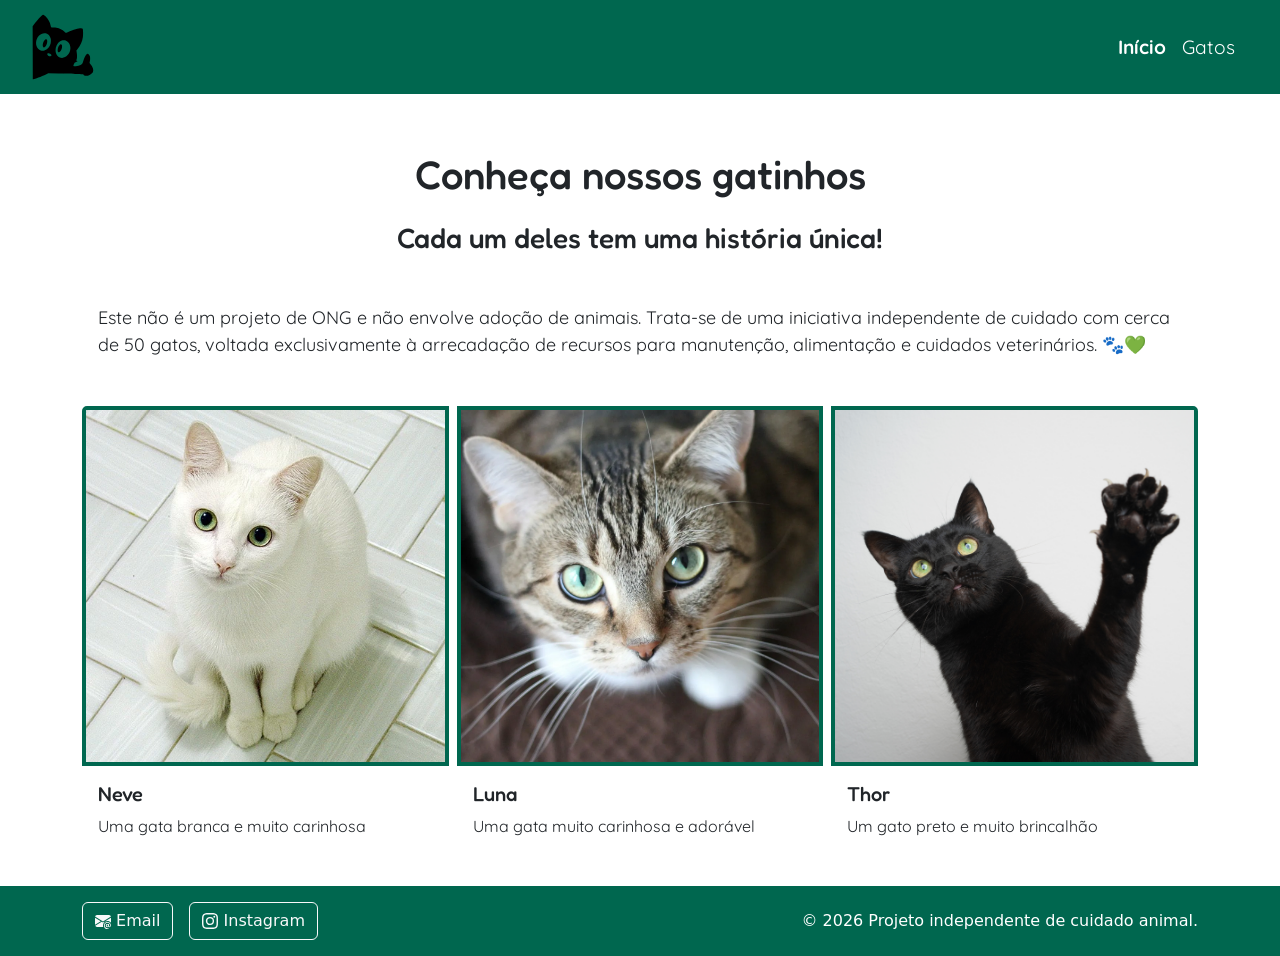
<file: html/gatos.html>
<!DOCTYPE html>
<html lang="en">
<head>
    <meta charset="UTF-8">
    <meta name="viewport" content="width=device-width, initial-scale=1.0">
    <link href="https://cdn.jsdelivr.net/npm/bootstrap@5.3.8/dist/css/bootstrap.min.css" rel="stylesheet" integrity="sha384-sRIl4kxILFvY47J16cr9ZwB07vP4J8+LH7qKQnuqkuIAvNWLzeN8tE5YBujZqJLB" crossorigin="anonymous">
    <link href="https://fonts.googleapis.com/css2?family=Fredoka:wght@300;400;500;600;700&family=Quicksand:wght@300;400;500;600;700&display=swap" rel="stylesheet">
    <link rel="stylesheet" href="https://cdn.jsdelivr.net/npm/bootstrap-icons@1.11.3/font/bootstrap-icons.min.css">
    <link rel="stylesheet" href="../css/style.css">
    <title>Gatos</title>
</head>
<body>

<nav class="navbar navbar-expand-lg minha-navbar">
  <div class="container-fluid">

    <a class="navbar-brand" href="#inicio">
      <img class="menu-logo" src="../img/logo.svg" alt="Logo">
    </a>

    <button
      class="navbar-toggler"
      type="button"
      data-bs-toggle="collapse"
      data-bs-target="#navbarSupportedContent"
      aria-controls="navbarSupportedContent"
      aria-expanded="false"
      aria-label="Abrir menu"
    >
      <span class="navbar-toggler-icon"></span>
    </button>

    <div class=" home collapse navbar-collapse" id="navbarSupportedContent">
      <ul class="navbar-nav ms-auto">

        <li class="nav-item">
          <a class=" text-navbar nav-link active" href="../html/index.html">Início</a>
        </li>

        <li class="nav-item">
          <a class=" text-navbar nav-link" href="../html/gatos.html">Gatos</a>
        </li>

      </ul>
    </div>

  </div>
</nav>

<main>

  <section class="container">

    <h1 class="title-main text-center my-4">Conheça nossos gatinhos</h1>
    <h3 class="title-main text-center mb-4">Cada um deles tem uma história única!</h3>

    <p class="text-main text-galeria my-5 px-3 pe-3">Este não é um projeto de ONG e não envolve adoção de animais. Trata-se de uma iniciativa independente de cuidado com cerca de 50 gatos, voltada exclusivamente à arrecadação de recursos para manutenção, alimentação e cuidados veterinários. 🐾💚</p>

    <div class="row">

      <div class="card-group gap-2">
        <div class="card">
          <img src="../img/gatos.img/Gato-branco.webp" class="card-img-top" alt="...">
          <div class="card-body">
            <h5 class=" title-main card-title">Neve</h5>
            <p class="text-main card-text">Uma gata branca e muito carinhosa</p>
          </div>
        </div>
        <div class="card">
          <img src="../img/gatos.img/decifrar-o-que-seu-gato-quer-dizer.webp" class="card-img-top" alt="...">
          <div class="card-body">
            <h5 class=" title-main card-title">Luna</h5>
            <p class="text-main card-text">Uma gata muito carinhosa e adorável</p>
          </div>
        </div>
        <div class="card">
          <img src="../img/gatos.img/gato_preto_ampara_petlove_1.png" class="card-img-top" alt="...">
          <div class="card-body">
            <h5 class=" title-main card-title">Thor</h5>
            <p class="text-main card-text">Um gato preto e muito brincalhão</p>
          </div>
        </div>
      </div>
      
    </div>

  </section>

</main>

<footer class="py-3">
    <div class="container">
        <div class="d-flex flex-column flex-md-row justify-content-between align-items-center gap-3">
            <div class="d-flex flex-column flex-sm-row gap-3">
                <a href="mailto:contato@email.com" class="btn btn-outline-light" class="footer-text mb-0">
                    <svg xmlns="http://www.w3.org/2000/svg" width="16" height="16" fill="currentColor" class="bi bi-envelope-at-fill" viewBox="0 0 16 16">
  <path d="M2 2A2 2 0 0 0 .05 3.555L8 8.414l7.95-4.859A2 2 0 0 0 14 2zm-2 9.8V4.698l5.803 3.546zm6.761-2.97-6.57 4.026A2 2 0 0 0 2 14h6.256A4.5 4.5 0 0 1 8 12.5a4.49 4.49 0 0 1 1.606-3.446l-.367-.225L8 9.586zM16 9.671V4.697l-5.803 3.546.338.208A4.5 4.5 0 0 1 12.5 8c1.414 0 2.675.652 3.5 1.671"/>
  <path d="M15.834 12.244c0 1.168-.577 2.025-1.587 2.025-.503 0-1.002-.228-1.12-.648h-.043c-.118.416-.543.643-1.015.643-.77 0-1.259-.542-1.259-1.434v-.529c0-.844.481-1.4 1.26-1.4.585 0 .87.333.953.63h.03v-.568h.905v2.19c0 .272.18.42.411.42.315 0 .639-.415.639-1.39v-.118c0-1.277-.95-2.326-2.484-2.326h-.04c-1.582 0-2.64 1.067-2.64 2.724v.157c0 1.867 1.237 2.654 2.57 2.654h.045c.507 0 .935-.07 1.18-.18v.731c-.219.1-.643.175-1.237.175h-.044C10.438 16 9 14.82 9 12.646v-.214C9 10.36 10.421 9 12.485 9h.035c2.12 0 3.314 1.43 3.314 3.034zm-4.04.21v.227c0 .586.227.8.581.8.31 0 .564-.17.564-.743v-.367c0-.516-.275-.708-.572-.708-.346 0-.573.245-.573.791"/>
</svg>
                    Email
                </a>

                <a href="https://instagram.com/perfil" target="_blank" class="btn btn-outline-light" class="footer-text mb-0">
                    <svg xmlns="http://www.w3.org/2000/svg" width="16" height="16" fill="currentColor" class="bi bi-instagram" viewBox="0 0 16 16">
  <path d="M8 0C5.829 0 5.556.01 4.703.048 3.85.088 3.269.222 2.76.42a3.9 3.9 0 0 0-1.417.923A3.9 3.9 0 0 0 .42 2.76C.222 3.268.087 3.85.048 4.7.01 5.555 0 5.827 0 8.001c0 2.172.01 2.444.048 3.297.04.852.174 1.433.372 1.942.205.526.478.972.923 1.417.444.445.89.719 1.416.923.51.198 1.09.333 1.942.372C5.555 15.99 5.827 16 8 16s2.444-.01 3.298-.048c.851-.04 1.434-.174 1.943-.372a3.9 3.9 0 0 0 1.416-.923c.445-.445.718-.891.923-1.417.197-.509.332-1.09.372-1.942C15.99 10.445 16 10.173 16 8s-.01-2.445-.048-3.299c-.04-.851-.175-1.433-.372-1.941a3.9 3.9 0 0 0-.923-1.417A3.9 3.9 0 0 0 13.24.42c-.51-.198-1.092-.333-1.943-.372C10.443.01 10.172 0 7.998 0zm-.717 1.442h.718c2.136 0 2.389.007 3.232.046.78.035 1.204.166 1.486.275.373.145.64.319.92.599s.453.546.598.92c.11.281.24.705.275 1.485.039.843.047 1.096.047 3.231s-.008 2.389-.047 3.232c-.035.78-.166 1.203-.275 1.485a2.5 2.5 0 0 1-.599.919c-.28.28-.546.453-.92.598-.28.11-.704.24-1.485.276-.843.038-1.096.047-3.232.047s-2.39-.009-3.233-.047c-.78-.036-1.203-.166-1.485-.276a2.5 2.5 0 0 1-.92-.598 2.5 2.5 0 0 1-.6-.92c-.109-.281-.24-.705-.275-1.485-.038-.843-.046-1.096-.046-3.233s.008-2.388.046-3.231c.036-.78.166-1.204.276-1.486.145-.373.319-.64.599-.92s.546-.453.92-.598c.282-.11.705-.24 1.485-.276.738-.034 1.024-.044 2.515-.045zm4.988 1.328a.96.96 0 1 0 0 1.92.96.96 0 0 0 0-1.92m-4.27 1.122a4.109 4.109 0 1 0 0 8.217 4.109 4.109 0 0 0 0-8.217m0 1.441a2.667 2.667 0 1 1 0 5.334 2.667 2.667 0 0 1 0-5.334"/>
</svg>
                    Instagram
                </a>
            </div>

            <p class="footer-text mb-0">
                © 2026 Projeto independente de cuidado animal.
            </p>

        </div>
    </div>
</footer>


    <script src="https://cdn.jsdelivr.net/npm/bootstrap@5.3.8/dist/js/bootstrap.bundle.min.js" integrity="sha384-FKyoEForCGlyvwx9Hj09JcYn3nv7wiPVlz7YYwJrWVcXK/BmnVDxM+D2scQbITxI" crossorigin="anonymous"></script>
</body>
</html>
</file>
<file: css/style.css>
/*div{
    border: 2px solid red;
}*/


*{
    margin: 0;
    padding: 0;
    box-sizing: border-box;
}

body{
    min-height: 100vh;
    min-height: 100vh;
}

:root {
    color-scheme: light !important;
}

html, body {
    background-color: #ffffff !important;
    background: #ffffff !important;
    color: #212529 !important;
}

/* Garante que o container do topo (onde está escrito Ajude os Gatinhos) fique branco */
.card {
    background-color: #ffffff !important;
}

/* =========================
   NAVBAR
========================= */

.minha-navbar{
    background-color: #00674f;
}

.menu-logo{
    width: 64px;
    height: auto;
    max-width: 100%;
    object-fit: contain;
    margin-left: 30%;
    border: none;
}

.home{
    margin-right: 2%;
}

.text-navbar{
    font-size: larger;
    font-family: 'quicksand', sans-serif;
}

.minha-navbar .nav-link,
.minha-navbar .navbar-brand{
    color: white;
}

.minha-navbar .nav-link:hover{
    color: #d4d4d4;
}

.minha-navbar .active{
    color: white !important;
    font-weight: bold;
}

/* =========================
   HEADER
========================= */

.card{
    border: none;
    border-radius: 0;
}

.card img{
    width: 100%;
    height: 40vh;
    min-height: 200px;
    max-height: 500px;
    object-fit: cover;
    display: block;
}

.banner-img{
    height: 40vh;
    min-height: 250px;
    max-height: 500px;
    object-fit: cover;
}

.text-heather{
    color: #00674f;

}
.card-img {
    border: none;
}
.text-header{
    font-family: 'fredoka',sans-serif;
}



/* =========================
   MAIN
========================= */

main{
    padding: 2rem 0;
}

.title-main{
    font-family: 'fredoka', sans-serif;
}

.text-main{
    font-family: 'quicksand', sans-serif;
}

/* =========================
   FOOTER
========================= */

footer{
    background-color: #00674f;
    padding: 20px;
}

.footer-text{
    color: white;
    margin: 0;
    text-align: center;
}

/* =========================
   TABLET
========================= */

@media (max-width: 768px){

    .menu-logo{
        width: 56px;
    }

    .card img{
        height: 30vh;
    }

    .navbar-nav{
        text-align: center;
        padding-top: 1rem;
    }

}

/* =========================
   CELULAR
========================= */

@media (max-width: 576px){

    .menu-logo{
        width: 48px;
    }

    .card img{
        height: 25vh;
        min-height: 180px;
    }

    footer .btn{
        width: 100%;
    }

    footer .d-flex{
        gap: 1rem;
    }

}

.card img{
    width: 100%;
    height: 40vh;
    min-height: 200px;
    object-fit: cover;
    display: block;
}

/* =========================
   PAGAMENTO
========================= */

.pix{
    padding-left: 15%;
}
.img-qrcode {
    border: none;
}


/* =========================
   AGRADECIMENTO
========================= */
.agradecimento{
    padding-left: 10%;
    padding-right: 10%;
}

/* =========================
   iMAGENS
========================= */

img {
  border: 4px solid #00674f;
}

/* =========================
   GALERIA
========================= */
.text-galeria{
    font-size: large;
}
</file>
